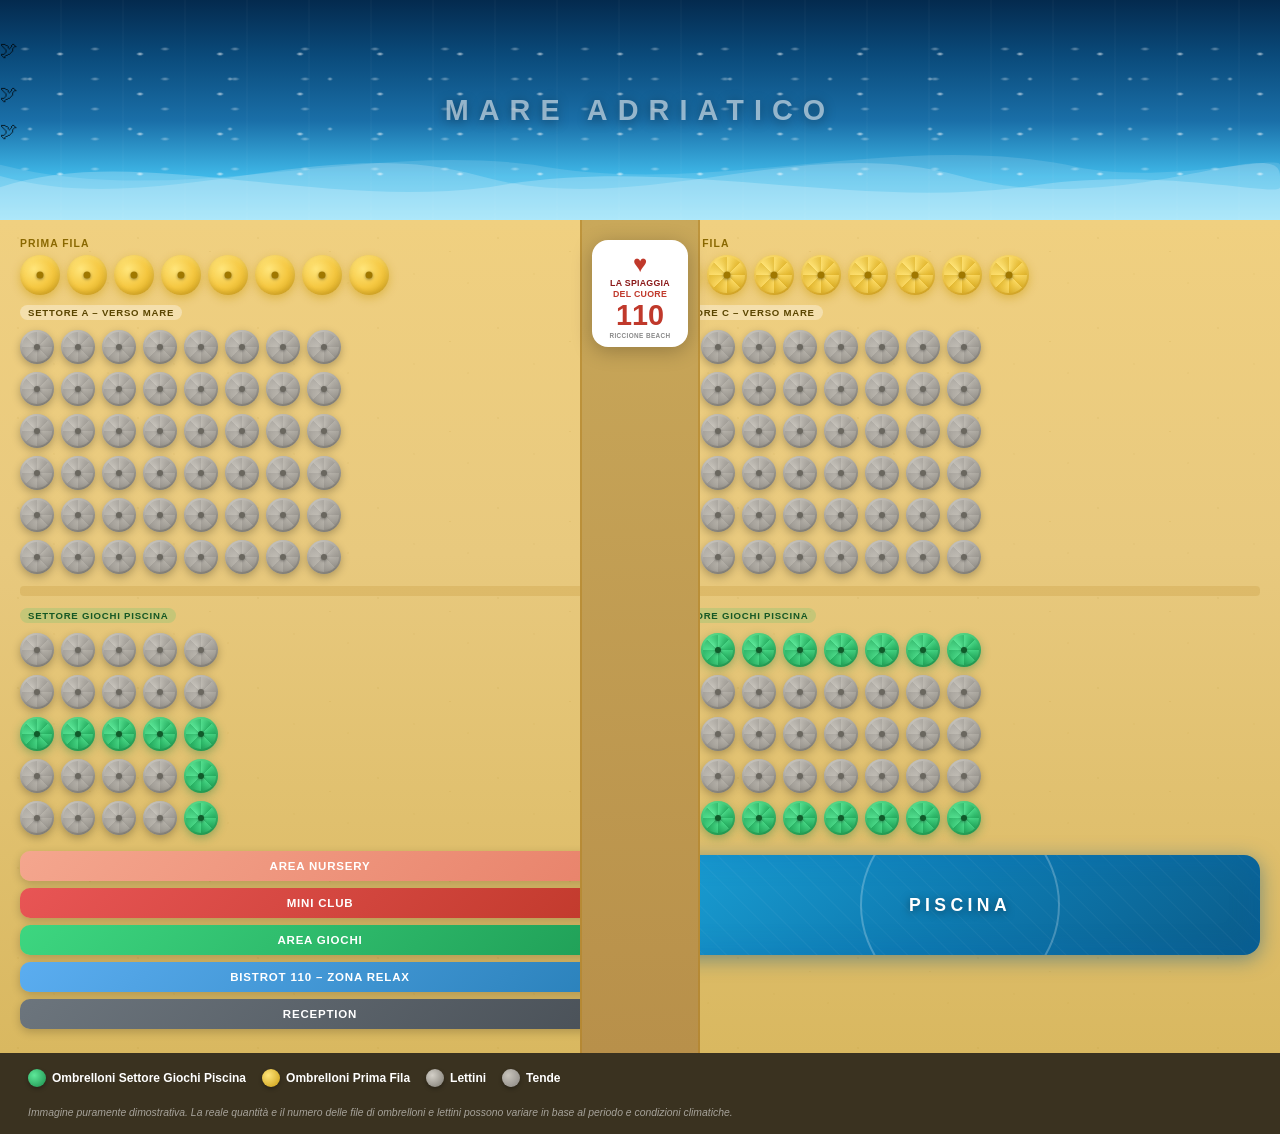
<file: index.html>
<!DOCTYPE html>
<html lang="it">
<head>
  <meta charset="UTF-8" />
  <meta name="viewport" content="width=device-width, initial-scale=1.0" />
  <title>La Spiaggia del Cuore 110 – Riccione</title>
  <link rel="stylesheet" href="style.css" />
</head>
<body>

  <!-- ░░ SEA ░░ -->
  <section class="sea">
    <div class="sea-label">MARE ADRIATICO</div>
    <div class="waves-container">
      <svg class="wave wave1" viewBox="0 0 1440 80" preserveAspectRatio="none">
        <path d="M0,40 C180,80 360,0 540,40 C720,80 900,0 1080,40 C1260,80 1440,0 1440,40 L1440,80 L0,80 Z"/>
      </svg>
      <svg class="wave wave2" viewBox="0 0 1440 80" preserveAspectRatio="none">
        <path d="M0,30 C200,70 400,10 600,30 C800,60 1000,0 1200,30 C1300,50 1440,20 1440,30 L1440,80 L0,80 Z"/>
      </svg>
      <svg class="wave wave3" viewBox="0 0 1440 80" preserveAspectRatio="none">
        <path d="M0,50 C150,10 350,70 550,50 C750,20 950,70 1150,50 C1300,30 1440,60 1440,50 L1440,80 L0,80 Z"/>
      </svg>
    </div>
  </section>

  <!-- ░░ BEACH ░░ -->
  <main class="beach">

    <!-- logo centrato -->
    <div class="central-path">
      <div class="logo-badge">
        <div class="logo-heart">♥</div>
        <div class="logo-title">La Spiaggia<br/><span>del Cuore</span></div>
        <div class="logo-number">110</div>
        <div class="logo-sub">RICCIONE BEACH</div>
      </div>
    </div>

    <!-- ── ZONA VERSO MARE ── -->
    <div class="beach-half left">

      <!-- Prima fila ombrelloni dorati -->
      <div class="row-label">Prima Fila</div>
      <div class="umbrella-row first-row">
        <div class="umbrella gold" data-n="1"></div>
        <div class="umbrella gold" data-n="2"></div>
        <div class="umbrella gold" data-n="3"></div>
        <div class="umbrella gold" data-n="4"></div>
        <div class="umbrella gold" data-n="5"></div>
        <div class="umbrella gold" data-n="6"></div>
        <div class="umbrella gold" data-n="7"></div>
        <div class="umbrella gold" data-n="8"></div>
      </div>

      <!-- Settore A – verso mare -->
      <div class="section-tag">Settore A – Verso Mare</div>
      <div class="grid-umbrellas">
        <!-- 6 righe × 8 colonne -->
        <div class="umbrella-row">
          <div class="umbrella std"></div><div class="umbrella std"></div>
          <div class="umbrella std"></div><div class="umbrella std"></div>
          <div class="umbrella std"></div><div class="umbrella std"></div>
          <div class="umbrella std"></div><div class="umbrella std"></div>
        </div>
        <div class="umbrella-row">
          <div class="umbrella std"></div><div class="umbrella std"></div>
          <div class="umbrella std"></div><div class="umbrella std"></div>
          <div class="umbrella std"></div><div class="umbrella std"></div>
          <div class="umbrella std"></div><div class="umbrella std"></div>
        </div>
        <div class="umbrella-row">
          <div class="umbrella std"></div><div class="umbrella std"></div>
          <div class="umbrella std"></div><div class="umbrella std"></div>
          <div class="umbrella std"></div><div class="umbrella std"></div>
          <div class="umbrella std"></div><div class="umbrella std"></div>
        </div>
        <div class="umbrella-row">
          <div class="umbrella std"></div><div class="umbrella std"></div>
          <div class="umbrella std"></div><div class="umbrella std"></div>
          <div class="umbrella std"></div><div class="umbrella std"></div>
          <div class="umbrella std"></div><div class="umbrella std"></div>
        </div>
        <div class="umbrella-row">
          <div class="umbrella std"></div><div class="umbrella std"></div>
          <div class="umbrella std"></div><div class="umbrella std"></div>
          <div class="umbrella std"></div><div class="umbrella std"></div>
          <div class="umbrella std"></div><div class="umbrella std"></div>
        </div>
        <div class="umbrella-row">
          <div class="umbrella std"></div><div class="umbrella std"></div>
          <div class="umbrella std"></div><div class="umbrella std"></div>
          <div class="umbrella std"></div><div class="umbrella std"></div>
          <div class="umbrella std"></div><div class="umbrella std"></div>
        </div>
      </div>

      <!-- Separatore -->
      <div class="separator-strip"></div>

      <!-- Settore B – verso monte con ombrelloni verdi piscina -->
      <div class="section-tag green-tag">Settore Giochi Piscina</div>
      <div class="grid-umbrellas verso-monte">
        <div class="umbrella-row">
          <div class="umbrella std"></div><div class="umbrella std"></div>
          <div class="umbrella std"></div><div class="umbrella std"></div>
          <div class="umbrella std"></div>
        </div>
        <div class="umbrella-row">
          <div class="umbrella std"></div><div class="umbrella std"></div>
          <div class="umbrella std"></div><div class="umbrella std"></div>
          <div class="umbrella std"></div>
        </div>
        <div class="umbrella-row green-corner-row">
          <div class="umbrella green"></div><div class="umbrella green"></div>
          <div class="umbrella green"></div><div class="umbrella green"></div>
          <div class="umbrella green corner-r"></div>
        </div>
        <div class="umbrella-row green-side-row">
          <div class="umbrella std"></div><div class="umbrella std"></div>
          <div class="umbrella std"></div><div class="umbrella std"></div>
          <div class="umbrella green side"></div>
        </div>
        <div class="umbrella-row green-side-row">
          <div class="umbrella std"></div><div class="umbrella std"></div>
          <div class="umbrella std"></div><div class="umbrella std"></div>
          <div class="umbrella green side"></div>
        </div>
      </div>

      <!-- Strutture / Servizi -->
      <div class="services-block left-services">
        <div class="service-btn nursery">AREA NURSERY</div>
        <div class="service-btn mini-club">MINI CLUB</div>
        <div class="service-btn area-giochi">AREA GIOCHI</div>
        <div class="service-btn bistrot">BISTROT 110 – ZONA RELAX</div>
        <div class="service-btn reception">RECEPTION</div>
      </div>

    </div><!-- /left -->

    <!-- ── ZONA DESTRA ── -->
    <div class="beach-half right">

      <!-- Prima fila dorata -->
      <div class="row-label">Prima Fila</div>
      <div class="umbrella-row first-row">
        <div class="umbrella gold"></div>
        <div class="umbrella gold"></div>
        <div class="umbrella gold"></div>
        <div class="umbrella gold"></div>
        <div class="umbrella gold"></div>
        <div class="umbrella gold"></div>
        <div class="umbrella gold"></div>
        <div class="umbrella gold"></div>
      </div>

      <!-- Settore C – verso mare -->
      <div class="section-tag">Settore C – Verso Mare</div>
      <div class="grid-umbrellas">
        <div class="umbrella-row">
          <div class="umbrella std"></div><div class="umbrella std"></div>
          <div class="umbrella std"></div><div class="umbrella std"></div>
          <div class="umbrella std"></div><div class="umbrella std"></div>
          <div class="umbrella std"></div><div class="umbrella std"></div>
        </div>
        <div class="umbrella-row">
          <div class="umbrella std"></div><div class="umbrella std"></div>
          <div class="umbrella std"></div><div class="umbrella std"></div>
          <div class="umbrella std"></div><div class="umbrella std"></div>
          <div class="umbrella std"></div><div class="umbrella std"></div>
        </div>
        <div class="umbrella-row">
          <div class="umbrella std"></div><div class="umbrella std"></div>
          <div class="umbrella std"></div><div class="umbrella std"></div>
          <div class="umbrella std"></div><div class="umbrella std"></div>
          <div class="umbrella std"></div><div class="umbrella std"></div>
        </div>
        <div class="umbrella-row">
          <div class="umbrella std"></div><div class="umbrella std"></div>
          <div class="umbrella std"></div><div class="umbrella std"></div>
          <div class="umbrella std"></div><div class="umbrella std"></div>
          <div class="umbrella std"></div><div class="umbrella std"></div>
        </div>
        <div class="umbrella-row">
          <div class="umbrella std"></div><div class="umbrella std"></div>
          <div class="umbrella std"></div><div class="umbrella std"></div>
          <div class="umbrella std"></div><div class="umbrella std"></div>
          <div class="umbrella std"></div><div class="umbrella std"></div>
        </div>
        <div class="umbrella-row">
          <div class="umbrella std"></div><div class="umbrella std"></div>
          <div class="umbrella std"></div><div class="umbrella std"></div>
          <div class="umbrella std"></div><div class="umbrella std"></div>
          <div class="umbrella std"></div><div class="umbrella std"></div>
        </div>
      </div>

      <div class="separator-strip"></div>

      <!-- Settore D – piscina -->
      <div class="section-tag green-tag">Settore Giochi Piscina</div>
      <div class="grid-umbrellas verso-monte">
        <div class="umbrella-row green-corner-row top">
          <div class="umbrella green corner-l"></div>
          <div class="umbrella green"></div><div class="umbrella green"></div>
          <div class="umbrella green"></div><div class="umbrella green"></div>
          <div class="umbrella green"></div><div class="umbrella green"></div>
          <div class="umbrella green"></div>
        </div>
        <div class="umbrella-row">
          <div class="umbrella green side"></div>
          <div class="umbrella std"></div><div class="umbrella std"></div>
          <div class="umbrella std"></div><div class="umbrella std"></div>
          <div class="umbrella std"></div><div class="umbrella std"></div>
          <div class="umbrella std"></div>
        </div>
        <div class="umbrella-row">
          <div class="umbrella green side"></div>
          <div class="umbrella std"></div><div class="umbrella std"></div>
          <div class="umbrella std"></div><div class="umbrella std"></div>
          <div class="umbrella std"></div><div class="umbrella std"></div>
          <div class="umbrella std"></div>
        </div>
        <div class="umbrella-row">
          <div class="umbrella green side"></div>
          <div class="umbrella std"></div><div class="umbrella std"></div>
          <div class="umbrella std"></div><div class="umbrella std"></div>
          <div class="umbrella std"></div><div class="umbrella std"></div>
          <div class="umbrella std"></div>
        </div>
        <div class="umbrella-row green-corner-row bottom">
          <div class="umbrella green corner-l"></div>
          <div class="umbrella green"></div><div class="umbrella green"></div>
          <div class="umbrella green"></div><div class="umbrella green"></div>
          <div class="umbrella green"></div><div class="umbrella green"></div>
          <div class="umbrella green"></div>
        </div>
      </div>

      <!-- Piscina -->
      <div class="pool-block">
        <div class="pool-water">
          <span class="pool-label">PISCINA</span>
          <div class="pool-ripple"></div>
          <div class="pool-ripple r2"></div>
        </div>
      </div>

    </div><!-- /right -->

  </main><!-- /beach -->

  <!-- ░░ LEGEND ░░ -->
  <footer class="legend">
    <div class="legend-item"><span class="leg-dot green-dot"></span> Ombrelloni Settore Giochi Piscina</div>
    <div class="legend-item"><span class="leg-dot gold-dot"></span> Ombrelloni Prima Fila</div>
    <div class="legend-item"><span class="leg-dot std-dot"></span> Lettini</div>
    <div class="legend-item"><span class="leg-dot tenda-dot"></span> Tende</div>
    <p class="disclaimer">Immagine puramente dimostrativa. La reale quantità e il numero delle file di ombrelloni e lettini possono variare in base al periodo e condizioni climatiche.</p>
  </footer>

  <script src="app.js"></script>
</body>
</html>
</file>
<file: style.css>
/* ── Reset & Base ── */
*, *::before, *::after { box-sizing: border-box; margin: 0; padding: 0; }

:root {
  --sea-deep:   #0a4a7a;
  --sea-mid:    #1a6fa8;
  --sea-light:  #3fb8e8;
  --sea-foam:   #a8dff5;
  --sand:       #e8c97e;
  --sand-dark:  #d4a84b;
  --sand-light: #f5dfa0;
  --umbrella-std:  #c0bbb2;
  --umbrella-gold: #f5c842;
  --umbrella-green:#2ec06c;
  --path-color: #b8a070;
}

html, body {
  min-height: 100vh;
  font-family: 'Segoe UI', Arial, sans-serif;
  background: var(--sand);
  overflow-x: hidden;
}

/* ════════════════════════════
   SEA
════════════════════════════ */
.sea {
  position: relative;
  width: 100%;
  height: 220px;
  background: linear-gradient(180deg,
    #042a4e 0%,
    #0a4a7a 25%,
    #1a6fa8 55%,
    #3fb8e8 80%,
    #6dd5f5 100%
  );
  overflow: hidden;
}

.sea-label {
  position: absolute;
  top: 50%;
  left: 50%;
  transform: translate(-50%, -50%);
  color: rgba(255,255,255,0.55);
  font-size: 1.8rem;
  font-weight: 800;
  letter-spacing: 0.35em;
  text-transform: uppercase;
  pointer-events: none;
  z-index: 2;
  text-shadow: 0 2px 12px rgba(0,0,0,0.4);
}

/* Animazioni sfavillanti sull'acqua */
.sea::before {
  content: '';
  position: absolute;
  inset: 0;
  background: repeating-linear-gradient(
    90deg,
    transparent 0px,
    transparent 60px,
    rgba(255,255,255,0.04) 61px,
    transparent 62px
  );
  animation: shimmer 6s linear infinite;
}

@keyframes shimmer {
  0%   { background-position-x: 0; }
  100% { background-position-x: 120px; }
}

/* Sparkles / luccichii */
.sea::after {
  content: '';
  position: absolute;
  top: 20%;
  left: -100%;
  width: 300%;
  height: 60%;
  background: radial-gradient(ellipse 4px 2px at 50% 50%,
    rgba(255,255,255,0.7) 0%,
    transparent 100%
  ) 20px 30px / 80px 40px,
  radial-gradient(ellipse 3px 2px at 50% 50%,
    rgba(255,255,255,0.5) 0%,
    transparent 100%
  ) 60px 10px / 100px 50px,
  radial-gradient(ellipse 5px 2px at 50% 50%,
    rgba(255,255,255,0.4) 0%,
    transparent 100%
  ) 10px 50px / 70px 30px;
  animation: sparkle 4s linear infinite;
}

@keyframes sparkle {
  0%   { transform: translateX(0); }
  100% { transform: translateX(33.33%); }
}

/* Onde SVG */
.waves-container {
  position: absolute;
  bottom: -1px;
  left: 0;
  width: 100%;
  height: 90px;
}

.wave {
  position: absolute;
  bottom: 0;
  left: 0;
  width: 100%;
  height: 90px;
}

.wave1 { fill: rgba(255,255,255,0.18); animation: wave1 5s ease-in-out infinite; }
.wave2 { fill: rgba(255,255,255,0.12); animation: wave2 7s ease-in-out infinite reverse; }
.wave3 { fill: rgba(255,255,255,0.22); animation: wave3 9s ease-in-out infinite; }

@keyframes wave1 {
  0%, 100% { transform: translateX(0); }
  50%       { transform: translateX(-3%); }
}
@keyframes wave2 {
  0%, 100% { transform: translateX(0) scaleY(1); }
  50%       { transform: translateX(4%) scaleY(1.1); }
}
@keyframes wave3 {
  0%, 100% { transform: translateX(0); }
  50%       { transform: translateX(-2%) scaleY(0.9); }
}

/* ════════════════════════════
   BEACH LAYOUT
════════════════════════════ */
.beach {
  position: relative;
  display: flex;
  gap: 0;
  padding: 0;
  min-height: 700px;
  background: linear-gradient(180deg,
    #f0d080 0%,
    #e8c97e 40%,
    #d9b860 100%
  );
}

/* Sabbia texture */
.beach::before {
  content: '';
  position: absolute;
  inset: 0;
  background-image:
    radial-gradient(circle 1px at 15% 20%, rgba(180,140,40,0.3) 0%, transparent 100%),
    radial-gradient(circle 1px at 45% 60%, rgba(180,140,40,0.2) 0%, transparent 100%),
    radial-gradient(circle 1px at 75% 35%, rgba(180,140,40,0.25) 0%, transparent 100%),
    radial-gradient(circle 1px at 90% 70%, rgba(180,140,40,0.2) 0%, transparent 100%);
  background-size: 120px 90px;
  pointer-events: none;
  z-index: 0;
}

.beach-half {
  position: relative;
  z-index: 1;
  flex: 1;
  padding: 18px 20px 24px;
  display: flex;
  flex-direction: column;
  gap: 10px;
}

/* ── Percorso centrale ── */
.central-path {
  position: absolute;
  top: 0;
  left: 50%;
  transform: translateX(-50%);
  width: 120px;
  height: 100%;
  z-index: 10;
  background: linear-gradient(180deg, #c9a85a 0%, #b8904a 100%);
  border-left: 2px solid rgba(180,130,30,0.5);
  border-right: 2px solid rgba(180,130,30,0.5);
  display: flex;
  align-items: flex-start;
  justify-content: center;
  padding-top: 20px;
}

/* ── Logo ── */
.logo-badge {
  background: white;
  border-radius: 16px;
  padding: 12px 10px 8px;
  text-align: center;
  box-shadow: 0 4px 20px rgba(0,0,0,0.25);
  width: 96px;
}

.logo-heart {
  color: #c0392b;
  font-size: 1.5rem;
  line-height: 1;
}

.logo-title {
  font-size: 0.55rem;
  font-weight: 800;
  color: #8b1a1a;
  text-transform: uppercase;
  letter-spacing: 0.03em;
  line-height: 1.2;
  margin-top: 2px;
}
.logo-title span { color: #c0392b; }

.logo-number {
  font-size: 1.8rem;
  font-weight: 900;
  color: #c0392b;
  line-height: 1;
  margin-top: 2px;
}

.logo-sub {
  font-size: 0.4rem;
  font-weight: 700;
  color: #888;
  letter-spacing: 0.06em;
  margin-top: 2px;
}

/* ════════════════════════════
   ROW LABELS & SECTION TAGS
════════════════════════════ */
.row-label {
  font-size: 0.65rem;
  font-weight: 700;
  text-transform: uppercase;
  letter-spacing: 0.1em;
  color: #8a6800;
  margin-bottom: -4px;
}

.section-tag {
  font-size: 0.6rem;
  font-weight: 700;
  text-transform: uppercase;
  letter-spacing: 0.08em;
  color: #5a4500;
  padding: 2px 8px;
  background: rgba(255,255,255,0.35);
  border-radius: 20px;
  display: inline-block;
  align-self: flex-start;
}

.green-tag { color: #155724; background: rgba(46,192,108,0.18); }

/* ════════════════════════════
   UMBRELLAS
════════════════════════════ */
.umbrella-row {
  display: flex;
  gap: 7px;
  align-items: center;
  flex-wrap: wrap;
}

.grid-umbrellas {
  display: flex;
  flex-direction: column;
  gap: 8px;
}

.umbrella {
  position: relative;
  width: 34px;
  height: 34px;
  border-radius: 50%;
  flex-shrink: 0;
  cursor: pointer;
  transition: transform 0.15s ease, box-shadow 0.15s ease;
}

.umbrella:hover {
  transform: scale(1.18);
  z-index: 20;
}

/* Ombrellone standard – effetto 3D con ombre radiali */
.umbrella.std {
  background: radial-gradient(circle at 35% 35%,
    #d4d0c8 0%,
    #a8a49c 50%,
    #7a776f 100%
  );
  box-shadow:
    0 3px 8px rgba(0,0,0,0.25),
    inset 0 -2px 4px rgba(0,0,0,0.2),
    inset 0 2px 4px rgba(255,255,255,0.3);
}

/* Pattern a spicchi sull'ombrellone standard */
.umbrella.std::before {
  content: '';
  position: absolute;
  inset: 2px;
  border-radius: 50%;
  background: conic-gradient(
    #bab6ae 0deg, #9a9690 45deg,
    #bab6ae 45deg, #9a9690 90deg,
    #bab6ae 90deg, #9a9690 135deg,
    #bab6ae 135deg, #9a9690 180deg,
    #bab6ae 180deg, #9a9690 225deg,
    #bab6ae 225deg, #9a9690 270deg,
    #bab6ae 270deg, #9a9690 315deg,
    #bab6ae 315deg, #9a9690 360deg
  );
  opacity: 0.5;
}

.umbrella.std::after {
  content: '';
  position: absolute;
  top: 50%;
  left: 50%;
  transform: translate(-50%, -50%);
  width: 6px;
  height: 6px;
  background: #6a675f;
  border-radius: 50%;
  box-shadow: 0 1px 3px rgba(0,0,0,0.4);
}

/* Ombrellone prima fila – dorato */
.umbrella.gold {
  background: radial-gradient(circle at 35% 35%,
    #ffe57a 0%,
    #f5c842 50%,
    #c89a10 100%
  );
  box-shadow:
    0 3px 10px rgba(200,150,0,0.45),
    inset 0 -2px 4px rgba(150,100,0,0.3),
    inset 0 2px 5px rgba(255,240,150,0.5);
}

.umbrella.gold::before {
  content: '';
  position: absolute;
  inset: 2px;
  border-radius: 50%;
  background: conic-gradient(
    #ffe57a 0deg, #d4aa20 45deg,
    #ffe57a 45deg, #d4aa20 90deg,
    #ffe57a 90deg, #d4aa20 135deg,
    #ffe57a 135deg, #d4aa20 180deg,
    #ffe57a 180deg, #d4aa20 225deg,
    #ffe57a 225deg, #d4aa20 270deg,
    #ffe57a 270deg, #d4aa20 315deg,
    #ffe57a 315deg, #d4aa20 360deg
  );
  opacity: 0.5;
}

.umbrella.gold::after {
  content: '';
  position: absolute;
  top: 50%; left: 50%;
  transform: translate(-50%, -50%);
  width: 6px; height: 6px;
  background: #a07800;
  border-radius: 50%;
  box-shadow: 0 1px 3px rgba(0,0,0,0.4);
}

/* Ombrellone verde – piscina */
.umbrella.green {
  background: radial-gradient(circle at 35% 35%,
    #5de899 0%,
    #2ec06c 50%,
    #1a8c4a 100%
  );
  box-shadow:
    0 3px 10px rgba(30,120,60,0.4),
    inset 0 -2px 4px rgba(10,80,30,0.3),
    inset 0 2px 5px rgba(150,255,180,0.4);
}

.umbrella.green::before {
  content: '';
  position: absolute;
  inset: 2px;
  border-radius: 50%;
  background: conic-gradient(
    #5de899 0deg, #1f9e56 45deg,
    #5de899 45deg, #1f9e56 90deg,
    #5de899 90deg, #1f9e56 135deg,
    #5de899 135deg, #1f9e56 180deg,
    #5de899 180deg, #1f9e56 225deg,
    #5de899 225deg, #1f9e56 270deg,
    #5de899 270deg, #1f9e56 315deg,
    #5de899 315deg, #1f9e56 360deg
  );
  opacity: 0.45;
}

.umbrella.green::after {
  content: '';
  position: absolute;
  top: 50%; left: 50%;
  transform: translate(-50%, -50%);
  width: 6px; height: 6px;
  background: #105a2a;
  border-radius: 50%;
  box-shadow: 0 1px 3px rgba(0,0,0,0.4);
}

/* Prima fila – dimensione più grande */
.first-row .umbrella {
  width: 40px;
  height: 40px;
}
.first-row .umbrella::after { width: 7px; height: 7px; }

/* ── Separatore ── */
.separator-strip {
  height: 10px;
  background: rgba(180,130,30,0.2);
  border-radius: 4px;
  margin: 2px 0;
}

/* ════════════════════════════
   SERVICE BUTTONS
════════════════════════════ */
.services-block {
  display: flex;
  flex-direction: column;
  gap: 7px;
  margin-top: 6px;
}

.service-btn {
  padding: 9px 14px;
  border-radius: 10px;
  font-size: 0.72rem;
  font-weight: 800;
  text-align: center;
  text-transform: uppercase;
  letter-spacing: 0.07em;
  color: white;
  box-shadow: 0 3px 10px rgba(0,0,0,0.2);
  cursor: pointer;
  transition: transform 0.12s ease, box-shadow 0.12s ease;
}

.service-btn:hover {
  transform: translateY(-2px);
  box-shadow: 0 6px 16px rgba(0,0,0,0.25);
}

.nursery    { background: linear-gradient(135deg, #f4a68e, #e8826a); }
.mini-club  { background: linear-gradient(135deg, #e85555, #c0392b); }
.area-giochi{ background: linear-gradient(135deg, #3dd680, #1f9e56); }
.bistrot    { background: linear-gradient(135deg, #5badf0, #2980b9); }
.reception  { background: linear-gradient(135deg, #6c757d, #495057); }

/* ════════════════════════════
   PISCINA
════════════════════════════ */
.pool-block {
  margin-top: 10px;
}

.pool-water {
  position: relative;
  height: 100px;
  border-radius: 16px;
  background: linear-gradient(135deg,
    #1a9fd4 0%,
    #0e7ab0 50%,
    #0a5c8a 100%
  );
  overflow: hidden;
  display: flex;
  align-items: center;
  justify-content: center;
  box-shadow: 0 4px 20px rgba(14,90,140,0.5), inset 0 0 30px rgba(0,100,180,0.3);
}

.pool-label {
  position: relative;
  z-index: 5;
  color: white;
  font-size: 1.1rem;
  font-weight: 900;
  letter-spacing: 0.25em;
  text-shadow: 0 2px 8px rgba(0,0,0,0.5);
}

.pool-ripple {
  position: absolute;
  width: 200px;
  height: 200px;
  border-radius: 50%;
  border: 2px solid rgba(255,255,255,0.15);
  animation: ripple 3s ease-out infinite;
}

.pool-ripple.r2 {
  animation-delay: 1.5s;
  border-color: rgba(255,255,255,0.1);
}

@keyframes ripple {
  0%   { transform: scale(0.2); opacity: 1; }
  100% { transform: scale(1.4); opacity: 0; }
}

/* Scintille sulla piscina */
.pool-water::before {
  content: '';
  position: absolute;
  inset: 0;
  background: repeating-linear-gradient(
    45deg,
    transparent 0px,
    transparent 14px,
    rgba(255,255,255,0.04) 15px,
    transparent 16px
  );
  animation: pool-shimmer 4s linear infinite;
}

@keyframes pool-shimmer {
  0%   { background-position: 0 0; }
  100% { background-position: 30px 30px; }
}

/* ════════════════════════════
   LEGEND / FOOTER
════════════════════════════ */
.legend {
  background: rgba(0,0,0,0.75);
  color: white;
  padding: 16px 28px;
  display: flex;
  flex-wrap: wrap;
  gap: 16px;
  align-items: center;
  font-size: 0.75rem;
}

.legend-item {
  display: flex;
  align-items: center;
  gap: 6px;
  font-weight: 600;
}

.leg-dot {
  width: 18px;
  height: 18px;
  border-radius: 50%;
  display: inline-block;
  flex-shrink: 0;
  box-shadow: 0 2px 4px rgba(0,0,0,0.3);
}

.green-dot { background: radial-gradient(circle at 35% 35%, #5de899, #1a8c4a); }
.gold-dot  { background: radial-gradient(circle at 35% 35%, #ffe57a, #c89a10); }
.std-dot   { background: radial-gradient(circle at 35% 35%, #d4d0c8, #7a776f); }
.tenda-dot { background: radial-gradient(circle at 35% 35%, #c8c4bc, #888480); }

.disclaimer {
  flex-basis: 100%;
  font-size: 0.65rem;
  color: rgba(255,255,255,0.55);
  font-style: italic;
  margin-top: 4px;
}

/* ════════════════════════════
   TOOLTIP su hover ombrellone
════════════════════════════ */
.umbrella[data-n]::before {
  content: attr(data-n);
  position: absolute;
  bottom: 110%;
  left: 50%;
  transform: translateX(-50%) scale(0);
  background: rgba(0,0,0,0.75);
  color: white;
  font-size: 0.6rem;
  font-weight: 700;
  padding: 2px 5px;
  border-radius: 4px;
  white-space: nowrap;
  transition: transform 0.15s ease;
  z-index: 30;
}

.umbrella[data-n]:hover::before {
  transform: translateX(-50%) scale(1);
}

/* ════════════════════════════
   RESPONSIVE
════════════════════════════ */
@media (max-width: 700px) {
  .sea { height: 150px; }
  .sea-label { font-size: 1.1rem; }
  .central-path { width: 70px; }
  .logo-badge { width: 60px; padding: 8px 5px 5px; }
  .logo-number { font-size: 1.3rem; }
  .umbrella { width: 22px; height: 22px; }
  .first-row .umbrella { width: 26px; height: 26px; }
  .umbrella-row { gap: 5px; }
  .grid-umbrellas { gap: 5px; }
  .service-btn { font-size: 0.6rem; padding: 7px 10px; }
}
</file>
